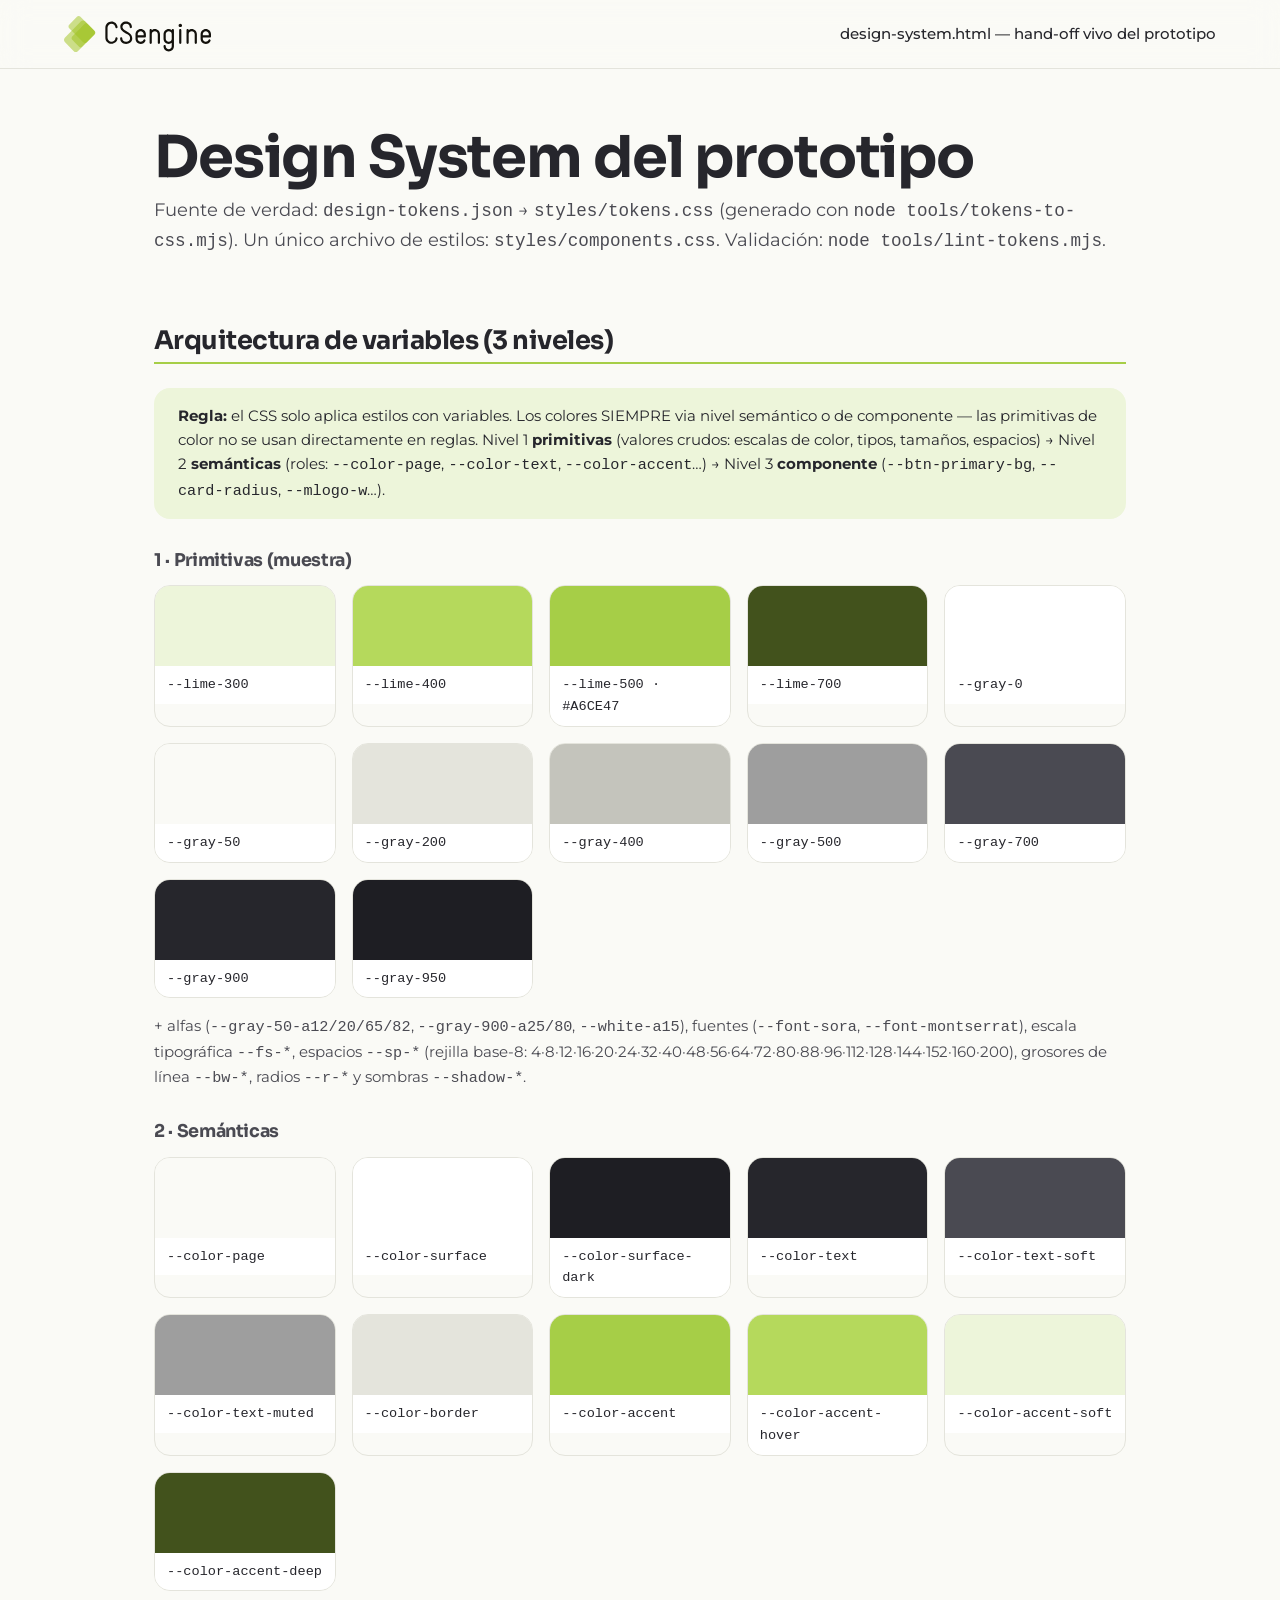
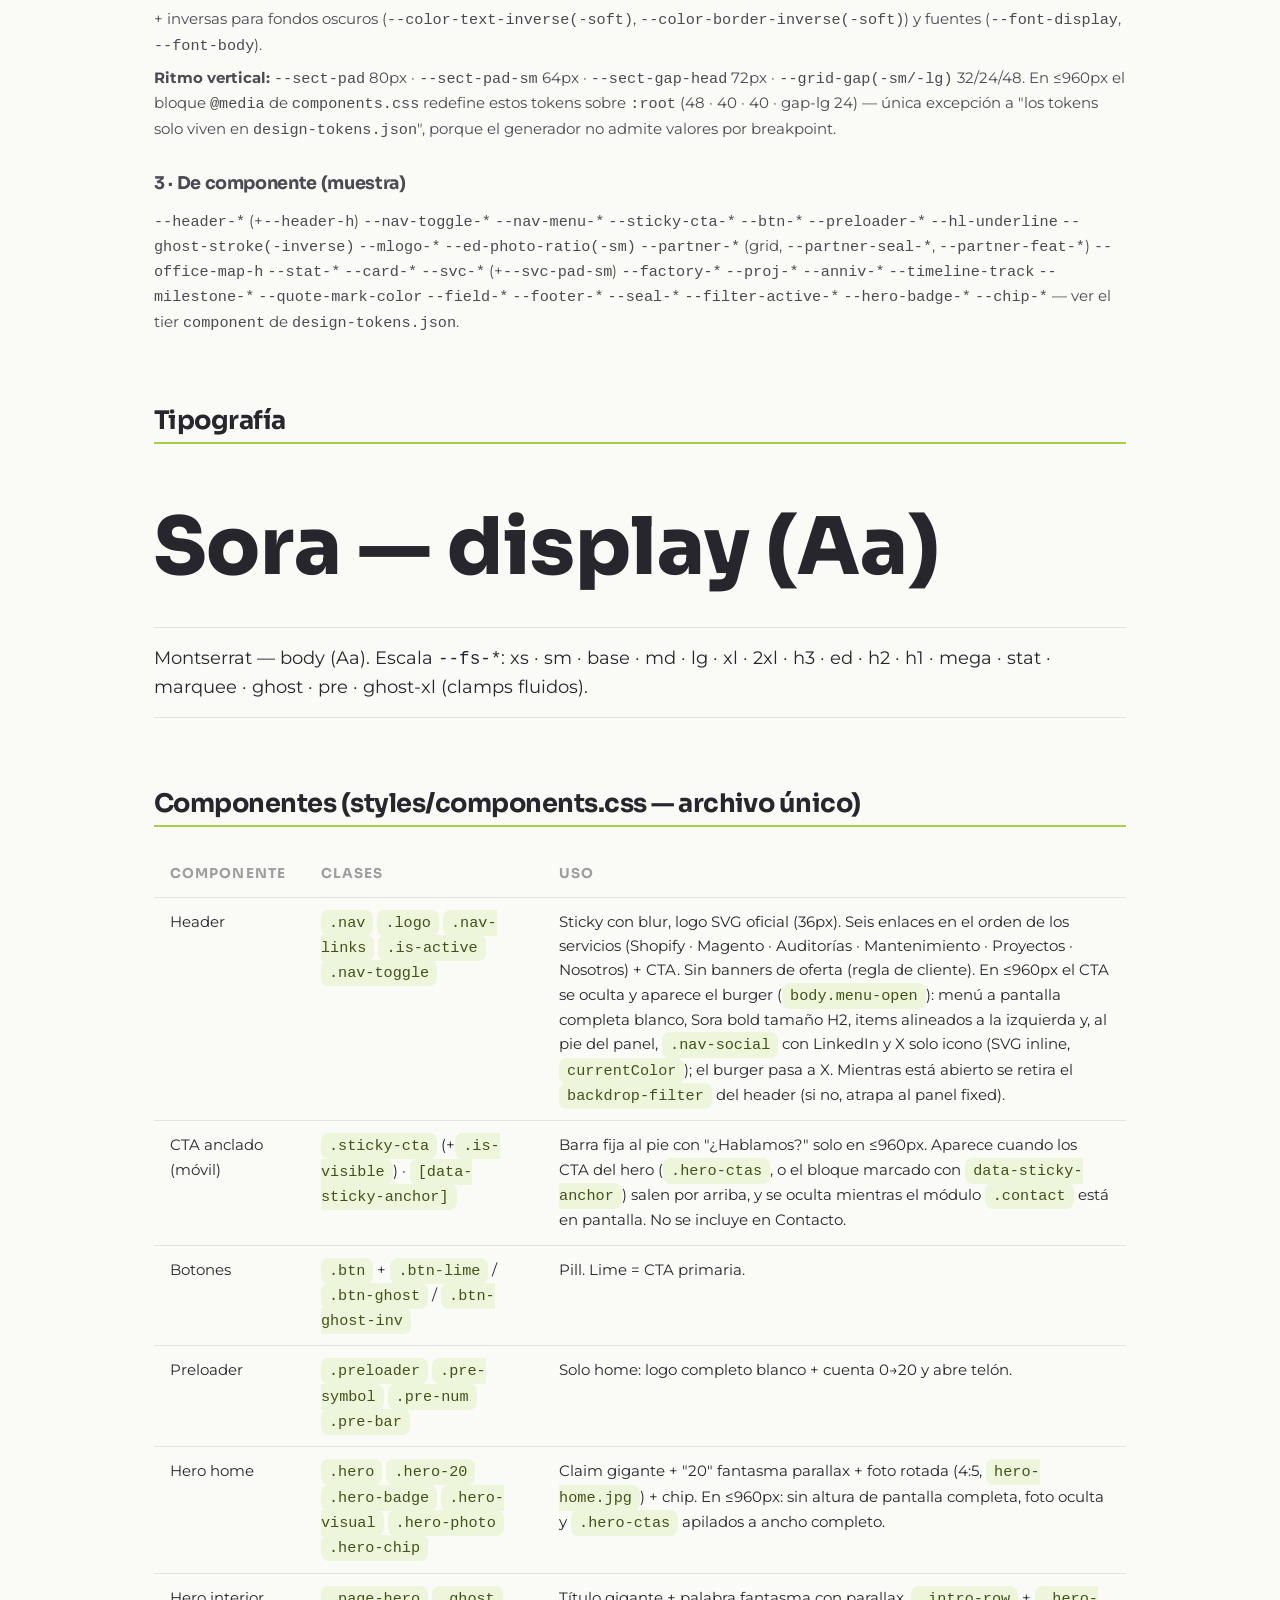
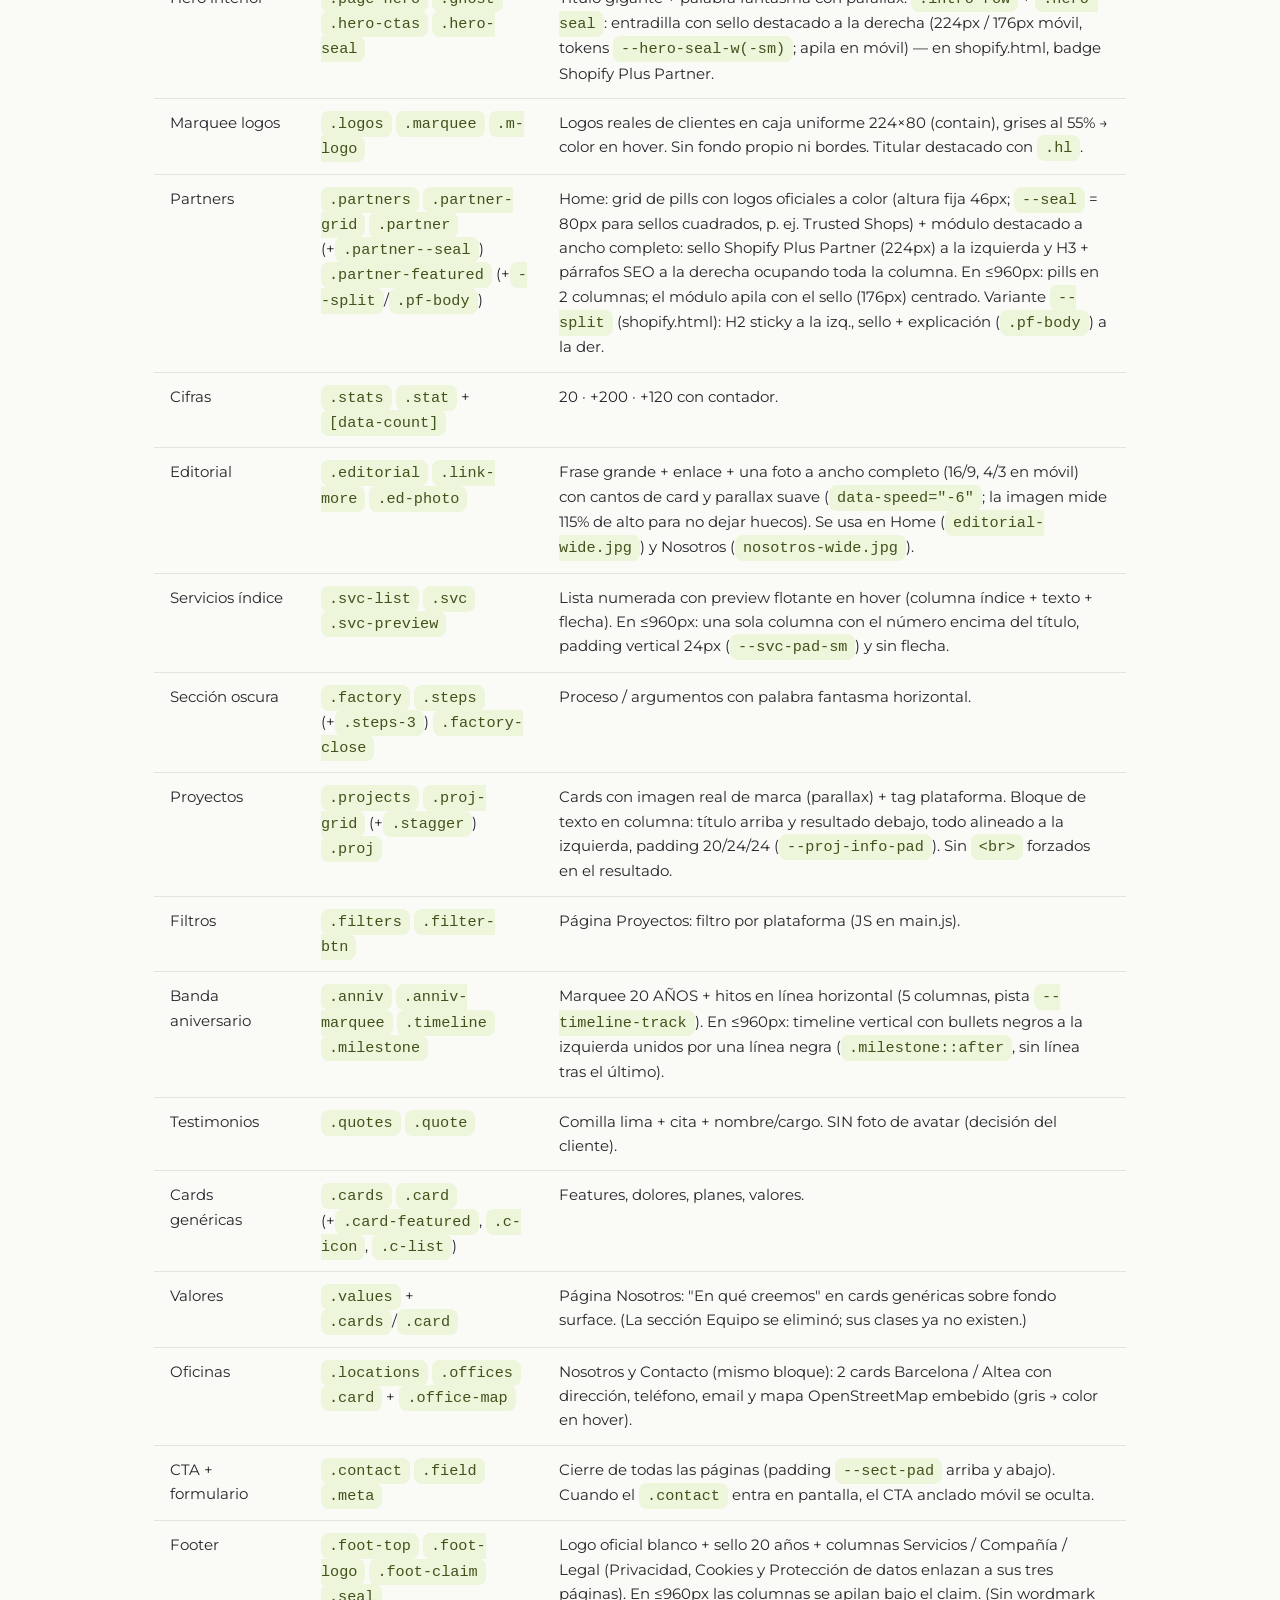
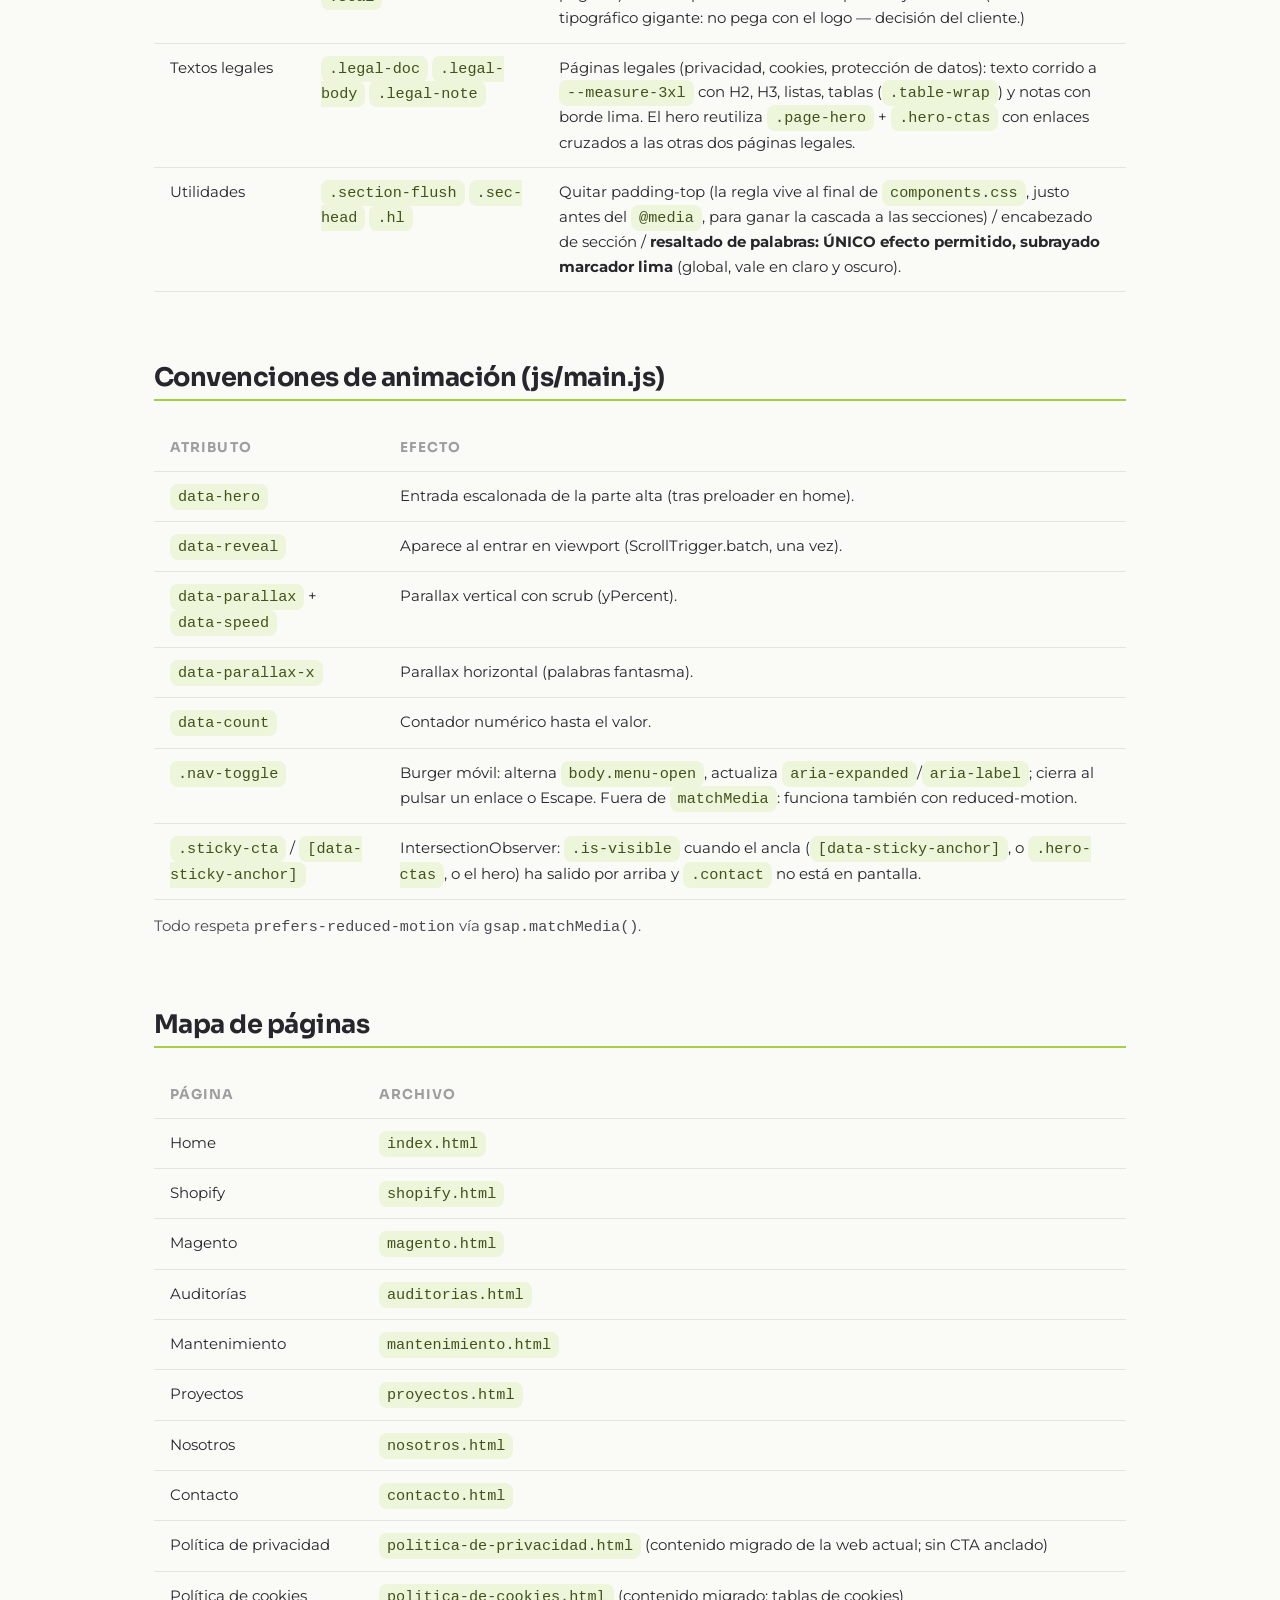
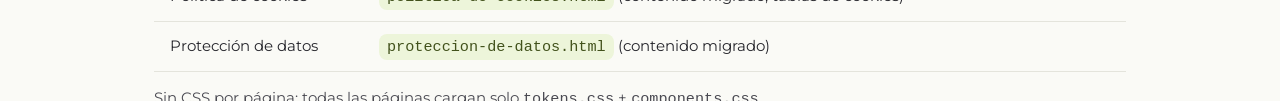
<file: prototipo/design-system.html>
<!DOCTYPE html>
<html lang="es">
<head>
<meta charset="UTF-8">
<meta name="viewport" content="width=device-width, initial-scale=1.0">
<title>Design System — Prototipo CSengine</title>
<meta name="robots" content="noindex, nofollow">
<link href="https://fonts.googleapis.com/css2?family=Sora:wght@400;600;700;800&family=Montserrat:wght@400;500;600&display=swap" rel="stylesheet">
<link rel="stylesheet" href="styles/tokens.css">
<link rel="stylesheet" href="styles/components.css">
<style>
  /* estilos exclusivos de esta página de documentación (namespace ds-, whitelisteado en lint) */
  .ds-main{max-width:var(--measure-doc);margin:0 auto;padding:var(--sp-128) var(--gutter) var(--sp-80)}
  .ds-main h1{font-size:var(--fs-h2);margin-bottom:var(--sp-8)}
  .ds-main .ds-sub{color:var(--color-text-soft);margin-bottom:var(--sp-64)}
  .ds-main h2{font-size:var(--fs-xl);margin:var(--sp-72) 0 var(--sp-24);border-bottom:var(--bw-2) solid var(--color-accent);padding-bottom:var(--sp-8)}
  .ds-main h3{font-size:var(--fs-md);margin:var(--sp-32) 0 var(--sp-16);color:var(--color-text-soft)}
  .ds-grid{display:grid;grid-template-columns:repeat(auto-fill,minmax(170px,1fr));gap:var(--sp-16)}
  .ds-swatch{border:var(--bw-1) solid var(--color-border);border-radius:var(--r-md);overflow:hidden;font-size:var(--fs-xs)}
  .ds-swatch i{display:block;height:var(--mlogo-h)}
  .ds-swatch code{display:block;padding:var(--sp-8) var(--sp-12);background:var(--color-surface)}
  table.ds-table{width:100%;border-collapse:collapse;font-size:var(--fs-sm)}
  .ds-table th,.ds-table td{text-align:left;padding:var(--sp-12) var(--sp-16);border-bottom:var(--bw-1) solid var(--color-border);vertical-align:top}
  .ds-table th{font-family:var(--font-display);font-size:var(--fs-xs);text-transform:uppercase;letter-spacing:.08em;color:var(--color-text-muted)}
  .ds-table code{background:var(--color-accent-soft);color:var(--color-accent-deep);padding:var(--sp-4) var(--sp-8);border-radius:var(--sp-8)}
  .ds-type div{border-bottom:var(--bw-1) solid var(--color-border);padding:var(--sp-16) 0}
  .ds-note{background:var(--color-accent-soft);border-radius:var(--r-md);padding:var(--sp-16) var(--sp-24);font-size:var(--fs-sm);color:var(--color-text)}
</style>
</head>
<body>

<header>
  <nav class="nav">
    <a class="logo" href="index.html"><img src="img_d/logos/csengine-logo.svg" alt="CSengine"></a>
    <span class="nav-links">design-system.html — hand-off vivo del prototipo</span>
  </nav>
</header>

<main class="ds-main">
  <h1>Design System del prototipo</h1>
  <p class="ds-sub">Fuente de verdad: <code>design-tokens.json</code> → <code>styles/tokens.css</code> (generado con <code>node tools/tokens-to-css.mjs</code>). Un único archivo de estilos: <code>styles/components.css</code>. Validación: <code>node tools/lint-tokens.mjs</code>.</p>

  <h2>Arquitectura de variables (3 niveles)</h2>
  <p class="ds-note"><b>Regla:</b> el CSS solo aplica estilos con variables. Los colores SIEMPRE via nivel semántico o de componente — las primitivas de color no se usan directamente en reglas. Nivel 1 <b>primitivas</b> (valores crudos: escalas de color, tipos, tamaños, espacios) → Nivel 2 <b>semánticas</b> (roles: <code>--color-page</code>, <code>--color-text</code>, <code>--color-accent</code>…) → Nivel 3 <b>componente</b> (<code>--btn-primary-bg</code>, <code>--card-radius</code>, <code>--mlogo-w</code>…).</p>

  <h3>1 · Primitivas (muestra)</h3>
  <div class="ds-grid">
    <div class="ds-swatch"><i style="background:var(--lime-300)"></i><code>--lime-300</code></div>
    <div class="ds-swatch"><i style="background:var(--lime-400)"></i><code>--lime-400</code></div>
    <div class="ds-swatch"><i style="background:var(--lime-500)"></i><code>--lime-500 · #A6CE47</code></div>
    <div class="ds-swatch"><i style="background:var(--lime-700)"></i><code>--lime-700</code></div>
    <div class="ds-swatch"><i style="background:var(--gray-0)"></i><code>--gray-0</code></div>
    <div class="ds-swatch"><i style="background:var(--gray-50)"></i><code>--gray-50</code></div>
    <div class="ds-swatch"><i style="background:var(--gray-200)"></i><code>--gray-200</code></div>
    <div class="ds-swatch"><i style="background:var(--gray-400)"></i><code>--gray-400</code></div>
    <div class="ds-swatch"><i style="background:var(--gray-500)"></i><code>--gray-500</code></div>
    <div class="ds-swatch"><i style="background:var(--gray-700)"></i><code>--gray-700</code></div>
    <div class="ds-swatch"><i style="background:var(--gray-900)"></i><code>--gray-900</code></div>
    <div class="ds-swatch"><i style="background:var(--gray-950)"></i><code>--gray-950</code></div>
  </div>
  <p style="margin-top:var(--sp-16);font-size:var(--fs-sm);color:var(--color-text-soft)">+ alfas (<code>--gray-50-a12/20/65/82</code>, <code>--gray-900-a25/80</code>, <code>--white-a15</code>), fuentes (<code>--font-sora</code>, <code>--font-montserrat</code>), escala tipográfica <code>--fs-*</code>, espacios <code>--sp-*</code> (rejilla base-8: 4·8·12·16·20·24·32·40·48·56·64·72·80·88·96·112·128·144·152·160·200), grosores de línea <code>--bw-*</code>, radios <code>--r-*</code> y sombras <code>--shadow-*</code>.</p>

  <h3>2 · Semánticas</h3>
  <div class="ds-grid">
    <div class="ds-swatch"><i style="background:var(--color-page)"></i><code>--color-page</code></div>
    <div class="ds-swatch"><i style="background:var(--color-surface)"></i><code>--color-surface</code></div>
    <div class="ds-swatch"><i style="background:var(--color-surface-dark)"></i><code>--color-surface-dark</code></div>
    <div class="ds-swatch"><i style="background:var(--color-text)"></i><code>--color-text</code></div>
    <div class="ds-swatch"><i style="background:var(--color-text-soft)"></i><code>--color-text-soft</code></div>
    <div class="ds-swatch"><i style="background:var(--color-text-muted)"></i><code>--color-text-muted</code></div>
    <div class="ds-swatch"><i style="background:var(--color-border)"></i><code>--color-border</code></div>
    <div class="ds-swatch"><i style="background:var(--color-accent)"></i><code>--color-accent</code></div>
    <div class="ds-swatch"><i style="background:var(--color-accent-hover)"></i><code>--color-accent-hover</code></div>
    <div class="ds-swatch"><i style="background:var(--color-accent-soft)"></i><code>--color-accent-soft</code></div>
    <div class="ds-swatch"><i style="background:var(--color-accent-deep)"></i><code>--color-accent-deep</code></div>
  </div>
  <p style="margin-top:var(--sp-16);font-size:var(--fs-sm);color:var(--color-text-soft)">+ inversas para fondos oscuros (<code>--color-text-inverse(-soft)</code>, <code>--color-border-inverse(-soft)</code>) y fuentes (<code>--font-display</code>, <code>--font-body</code>).</p>
  <p style="margin-top:var(--sp-8);font-size:var(--fs-sm);color:var(--color-text-soft)"><b>Ritmo vertical:</b> <code>--sect-pad</code> 80px · <code>--sect-pad-sm</code> 64px · <code>--sect-gap-head</code> 72px · <code>--grid-gap(-sm/-lg)</code> 32/24/48. En ≤960px el bloque <code>@media</code> de <code>components.css</code> redefine estos tokens sobre <code>:root</code> (48 · 40 · 40 · gap-lg 24) — única excepción a "los tokens solo viven en <code>design-tokens.json</code>", porque el generador no admite valores por breakpoint.</p>

  <h3>3 · De componente (muestra)</h3>
  <p style="font-size:var(--fs-sm);color:var(--color-text-soft)"><code>--header-*</code> (+<code>--header-h</code>) <code>--nav-toggle-*</code> <code>--nav-menu-*</code> <code>--sticky-cta-*</code> <code>--btn-*</code> <code>--preloader-*</code> <code>--hl-underline</code> <code>--ghost-stroke(-inverse)</code> <code>--mlogo-*</code> <code>--ed-photo-ratio(-sm)</code> <code>--partner-*</code> (grid, <code>--partner-seal-*</code>, <code>--partner-feat-*</code>) <code>--office-map-h</code> <code>--stat-*</code> <code>--card-*</code> <code>--svc-*</code> (+<code>--svc-pad-sm</code>) <code>--factory-*</code> <code>--proj-*</code> <code>--anniv-*</code> <code>--timeline-track</code> <code>--milestone-*</code> <code>--quote-mark-color</code> <code>--field-*</code> <code>--footer-*</code> <code>--seal-*</code> <code>--filter-active-*</code> <code>--hero-badge-*</code> <code>--chip-*</code> — ver el tier <code>component</code> de <code>design-tokens.json</code>.</p>

  <h2>Tipografía</h2>
  <div class="ds-type">
    <div style="font-family:var(--font-display);font-weight:800;font-size:var(--fs-h1)">Sora — display (Aa)</div>
    <div style="font-family:var(--font-body);font-size:var(--fs-md)">Montserrat — body (Aa). Escala <code>--fs-*</code>: xs · sm · base · md · lg · xl · 2xl · h3 · ed · h2 · h1 · mega · stat · marquee · ghost · pre · ghost-xl (clamps fluidos).</div>
  </div>

  <h2>Componentes (styles/components.css — archivo único)</h2>
  <table class="ds-table">
    <tr><th>Componente</th><th>Clases</th><th>Uso</th></tr>
    <tr><td>Header</td><td><code>.nav</code> <code>.logo</code> <code>.nav-links</code> <code>.is-active</code> <code>.nav-toggle</code></td><td>Sticky con blur, logo SVG oficial (36px). Seis enlaces en el orden de los servicios (Shopify · Magento · Auditorías · Mantenimiento · Proyectos · Nosotros) + CTA. Sin banners de oferta (regla de cliente). En ≤960px el CTA se oculta y aparece el burger (<code>body.menu-open</code>): menú a pantalla completa blanco, Sora bold tamaño H2, items alineados a la izquierda y, al pie del panel, <code>.nav-social</code> con LinkedIn y X solo icono (SVG inline, <code>currentColor</code>); el burger pasa a X. Mientras está abierto se retira el <code>backdrop-filter</code> del header (si no, atrapa al panel fixed).</td></tr>
    <tr><td>CTA anclado (móvil)</td><td><code>.sticky-cta</code> (+<code>.is-visible</code>) · <code>[data-sticky-anchor]</code></td><td>Barra fija al pie con "¿Hablamos?" solo en ≤960px. Aparece cuando los CTA del hero (<code>.hero-ctas</code>, o el bloque marcado con <code>data-sticky-anchor</code>) salen por arriba, y se oculta mientras el módulo <code>.contact</code> está en pantalla. No se incluye en Contacto.</td></tr>
    <tr><td>Botones</td><td><code>.btn</code> + <code>.btn-lime</code> / <code>.btn-ghost</code> / <code>.btn-ghost-inv</code></td><td>Pill. Lime = CTA primaria.</td></tr>
    <tr><td>Preloader</td><td><code>.preloader</code> <code>.pre-symbol</code> <code>.pre-num</code> <code>.pre-bar</code></td><td>Solo home: logo completo blanco + cuenta 0→20 y abre telón.</td></tr>
    <tr><td>Hero home</td><td><code>.hero</code> <code>.hero-20</code> <code>.hero-badge</code> <code>.hero-visual</code> <code>.hero-photo</code> <code>.hero-chip</code></td><td>Claim gigante + "20" fantasma parallax + foto rotada (4:5, <code>hero-home.jpg</code>) + chip. En ≤960px: sin altura de pantalla completa, foto oculta y <code>.hero-ctas</code> apilados a ancho completo.</td></tr>
    <tr><td>Hero interior</td><td><code>.page-hero</code> <code>.ghost</code> <code>.hero-ctas</code> <code>.hero-seal</code></td><td>Título gigante + palabra fantasma con parallax. <code>.intro-row</code> + <code>.hero-seal</code>: entradilla con sello destacado a la derecha (224px / 176px móvil, tokens <code>--hero-seal-w(-sm)</code>; apila en móvil) — en shopify.html, badge Shopify Plus Partner.</td></tr>
    <tr><td>Marquee logos</td><td><code>.logos</code> <code>.marquee</code> <code>.m-logo</code></td><td>Logos reales de clientes en caja uniforme 224×80 (contain), grises al 55% → color en hover. Sin fondo propio ni bordes. Titular destacado con <code>.hl</code>.</td></tr>
    <tr><td>Partners</td><td><code>.partners</code> <code>.partner-grid</code> <code>.partner</code> (+<code>.partner--seal</code>) <code>.partner-featured</code> (+<code>--split</code>/<code>.pf-body</code>)</td><td>Home: grid de pills con logos oficiales a color (altura fija 46px; <code>--seal</code> = 80px para sellos cuadrados, p. ej. Trusted Shops) + módulo destacado a ancho completo: sello Shopify Plus Partner (224px) a la izquierda y H3 + párrafos SEO a la derecha ocupando toda la columna. En ≤960px: pills en 2 columnas; el módulo apila con el sello (176px) centrado. Variante <code>--split</code> (shopify.html): H2 sticky a la izq., sello + explicación (<code>.pf-body</code>) a la der.</td></tr>
    <tr><td>Cifras</td><td><code>.stats</code> <code>.stat</code> + <code>[data-count]</code></td><td>20 · +200 · +120 con contador.</td></tr>
    <tr><td>Editorial</td><td><code>.editorial</code> <code>.link-more</code> <code>.ed-photo</code></td><td>Frase grande + enlace + una foto a ancho completo (16/9, 4/3 en móvil) con cantos de card y parallax suave (<code>data-speed="-6"</code>; la imagen mide 115% de alto para no dejar huecos). Se usa en Home (<code>editorial-wide.jpg</code>) y Nosotros (<code>nosotros-wide.jpg</code>).</td></tr>
    <tr><td>Servicios índice</td><td><code>.svc-list</code> <code>.svc</code> <code>.svc-preview</code></td><td>Lista numerada con preview flotante en hover (columna índice + texto + flecha). En ≤960px: una sola columna con el número encima del título, padding vertical 24px (<code>--svc-pad-sm</code>) y sin flecha.</td></tr>
    <tr><td>Sección oscura</td><td><code>.factory</code> <code>.steps</code> (+<code>.steps-3</code>) <code>.factory-close</code></td><td>Proceso / argumentos con palabra fantasma horizontal.</td></tr>
    <tr><td>Proyectos</td><td><code>.projects</code> <code>.proj-grid</code> (+<code>.stagger</code>) <code>.proj</code></td><td>Cards con imagen real de marca (parallax) + tag plataforma. Bloque de texto en columna: título arriba y resultado debajo, todo alineado a la izquierda, padding 20/24/24 (<code>--proj-info-pad</code>). Sin <code>&lt;br&gt;</code> forzados en el resultado.</td></tr>
    <tr><td>Filtros</td><td><code>.filters</code> <code>.filter-btn</code></td><td>Página Proyectos: filtro por plataforma (JS en main.js).</td></tr>
    <tr><td>Banda aniversario</td><td><code>.anniv</code> <code>.anniv-marquee</code> <code>.timeline</code> <code>.milestone</code></td><td>Marquee 20 AÑOS + hitos en línea horizontal (5 columnas, pista <code>--timeline-track</code>). En ≤960px: timeline vertical con bullets negros a la izquierda unidos por una línea negra (<code>.milestone::after</code>, sin línea tras el último).</td></tr>
    <tr><td>Testimonios</td><td><code>.quotes</code> <code>.quote</code></td><td>Comilla lima + cita + nombre/cargo. SIN foto de avatar (decisión del cliente).</td></tr>
    <tr><td>Cards genéricas</td><td><code>.cards</code> <code>.card</code> (+<code>.card-featured</code>, <code>.c-icon</code>, <code>.c-list</code>)</td><td>Features, dolores, planes, valores.</td></tr>
    <tr><td>Valores</td><td><code>.values</code> + <code>.cards</code>/<code>.card</code></td><td>Página Nosotros: "En qué creemos" en cards genéricas sobre fondo surface. (La sección Equipo se eliminó; sus clases ya no existen.)</td></tr>
    <tr><td>Oficinas</td><td><code>.locations</code> <code>.offices</code> <code>.card</code> + <code>.office-map</code></td><td>Nosotros y Contacto (mismo bloque): 2 cards Barcelona / Altea con dirección, teléfono, email y mapa OpenStreetMap embebido (gris → color en hover).</td></tr>
    <tr><td>CTA + formulario</td><td><code>.contact</code> <code>.field</code> <code>.meta</code></td><td>Cierre de todas las páginas (padding <code>--sect-pad</code> arriba y abajo). Cuando el <code>.contact</code> entra en pantalla, el CTA anclado móvil se oculta.</td></tr>
    <tr><td>Footer</td><td><code>.foot-top</code> <code>.foot-logo</code> <code>.foot-claim</code> <code>.seal</code></td><td>Logo oficial blanco + sello 20 años + columnas Servicios / Compañía / Legal (Privacidad, Cookies y Protección de datos enlazan a sus tres páginas). En ≤960px las columnas se apilan bajo el claim. (Sin wordmark tipográfico gigante: no pega con el logo — decisión del cliente.)</td></tr>
    <tr><td>Textos legales</td><td><code>.legal-doc</code> <code>.legal-body</code> <code>.legal-note</code></td><td>Páginas legales (privacidad, cookies, protección de datos): texto corrido a <code>--measure-3xl</code> con H2, H3, listas, tablas (<code>.table-wrap</code>) y notas con borde lima. El hero reutiliza <code>.page-hero</code> + <code>.hero-ctas</code> con enlaces cruzados a las otras dos páginas legales.</td></tr>
    <tr><td>Utilidades</td><td><code>.section-flush</code> <code>.sec-head</code> <code>.hl</code></td><td>Quitar padding-top (la regla vive al final de <code>components.css</code>, justo antes del <code>@media</code>, para ganar la cascada a las secciones) / encabezado de sección / <b>resaltado de palabras: ÚNICO efecto permitido, subrayado marcador lima</b> (global, vale en claro y oscuro).</td></tr>
  </table>

  <h2>Convenciones de animación (js/main.js)</h2>
  <table class="ds-table">
    <tr><th>Atributo</th><th>Efecto</th></tr>
    <tr><td><code>data-hero</code></td><td>Entrada escalonada de la parte alta (tras preloader en home).</td></tr>
    <tr><td><code>data-reveal</code></td><td>Aparece al entrar en viewport (ScrollTrigger.batch, una vez).</td></tr>
    <tr><td><code>data-parallax</code> + <code>data-speed</code></td><td>Parallax vertical con scrub (yPercent).</td></tr>
    <tr><td><code>data-parallax-x</code></td><td>Parallax horizontal (palabras fantasma).</td></tr>
    <tr><td><code>data-count</code></td><td>Contador numérico hasta el valor.</td></tr>
    <tr><td><code>.nav-toggle</code></td><td>Burger móvil: alterna <code>body.menu-open</code>, actualiza <code>aria-expanded</code>/<code>aria-label</code>; cierra al pulsar un enlace o Escape. Fuera de <code>matchMedia</code>: funciona también con reduced-motion.</td></tr>
    <tr><td><code>.sticky-cta</code> / <code>[data-sticky-anchor]</code></td><td>IntersectionObserver: <code>.is-visible</code> cuando el ancla (<code>[data-sticky-anchor]</code>, o <code>.hero-ctas</code>, o el hero) ha salido por arriba y <code>.contact</code> no está en pantalla.</td></tr>
  </table>
  <p style="margin-top:14px;color:var(--color-text-soft);font-size:var(--fs-sm)">Todo respeta <code>prefers-reduced-motion</code> vía <code>gsap.matchMedia()</code>.</p>

  <h2>Mapa de páginas</h2>
  <table class="ds-table">
    <tr><th>Página</th><th>Archivo</th></tr>
    <tr><td>Home</td><td><code>index.html</code></td></tr>
    <tr><td>Shopify</td><td><code>shopify.html</code></td></tr>
    <tr><td>Magento</td><td><code>magento.html</code></td></tr>
    <tr><td>Auditorías</td><td><code>auditorias.html</code></td></tr>
    <tr><td>Mantenimiento</td><td><code>mantenimiento.html</code></td></tr>
    <tr><td>Proyectos</td><td><code>proyectos.html</code></td></tr>
    <tr><td>Nosotros</td><td><code>nosotros.html</code></td></tr>
    <tr><td>Contacto</td><td><code>contacto.html</code></td></tr>
    <tr><td>Política de privacidad</td><td><code>politica-de-privacidad.html</code> (contenido migrado de la web actual; sin CTA anclado)</td></tr>
    <tr><td>Política de cookies</td><td><code>politica-de-cookies.html</code> (contenido migrado; tablas de cookies)</td></tr>
    <tr><td>Protección de datos</td><td><code>proteccion-de-datos.html</code> (contenido migrado)</td></tr>
  </table>
  <p style="margin-top:14px;color:var(--color-text-soft);font-size:var(--fs-sm)">Sin CSS por página: todas las páginas cargan solo <code>tokens.css</code> + <code>components.css</code>.</p>
</main>

</body>
</html>
</file>
<file: prototipo/styles/tokens.css>
/* AUTOGENERADO desde design-tokens.json — NO editar a mano.
   Cambios de token: edita design-tokens.json y corre node tools/tokens-to-css.mjs */
:root {
  /* primitives */
  --lime-300: #EDF5DA;
  --lime-400: #B5D95C;
  --lime-500: #A6CE47;
  --lime-700: #42521C;
  --gray-0: #FFFFFF;
  --gray-50: #FAFAF6;
  --gray-200: #E4E4DC;
  --gray-400: #C4C4BC;
  --gray-500: #9E9E9E;
  --gray-700: #4A4A52;
  --gray-900: #26262C;
  --gray-950: #1E1E23;
  --gray-50-a12: rgba(250, 250, 246, 0.12);
  --gray-50-a20: rgba(250, 250, 246, 0.2);
  --gray-50-a65: rgba(250, 250, 246, 0.65);
  --gray-50-a82: rgba(250, 250, 246, 0.82);
  --gray-900-a25: rgba(38, 38, 44, 0.25);
  --gray-900-a80: rgba(38, 38, 44, 0.8);
  --white-a15: rgba(255, 255, 255, 0.15);
  --font-sora: 'Sora', sans-serif;
  --font-montserrat: 'Montserrat', sans-serif;
  --fs-xs: 0.85rem;
  --fs-sm: 0.95rem;
  --fs-base: 1rem;
  --fs-md: 1.1rem;
  --fs-lg: 1.35rem;
  --fs-xl: 1.6rem;
  --fs-2xl: 2.6rem;
  --fs-h3: clamp(1.5rem, 2.6vw, 2.3rem);
  --fs-ed: clamp(1.9rem, 3.6vw, 3.2rem);
  --fs-h2: clamp(2.2rem, 4.5vw, 3.8rem);
  --fs-h1: clamp(2.8rem, 6.2vw, 5.4rem);
  --fs-mega: clamp(3.4rem, 8vw, 7rem);
  --fs-stat: clamp(4rem, 8vw, 7.5rem);
  --fs-marquee: clamp(4rem, 9vw, 8rem);
  --fs-ghost: clamp(6rem, 14vw, 12rem);
  --fs-pre: clamp(6rem, 20vw, 14rem);
  --fs-ghost-xl: clamp(14rem, 34vw, 34rem);
  --sp-4: 4px;
  --sp-8: 8px;
  --sp-12: 12px;
  --sp-16: 16px;
  --sp-20: 20px;
  --sp-24: 24px;
  --sp-32: 32px;
  --sp-40: 40px;
  --sp-48: 48px;
  --sp-56: 56px;
  --sp-64: 64px;
  --sp-72: 72px;
  --sp-80: 80px;
  --sp-88: 88px;
  --sp-96: 96px;
  --sp-112: 112px;
  --sp-128: 128px;
  --sp-144: 144px;
  --sp-152: 152px;
  --sp-160: 160px;
  --sp-200: 200px;
  --bw-1: 1px;
  --bw-15: 1.5px;
  --bw-2: 2px;
  --r-md: 16px;
  --r-lg: 18px;
  --r-xl: 24px;
  --r-pill: 999px;
  --shadow-photo: 0 30px 60px rgba(38, 38, 44, 0.18);
  --shadow-chip: 0 16px 40px rgba(38, 38, 44, 0.14);
  --shadow-preview: 0 24px 50px rgba(38, 38, 44, 0.25);

  /* semantic */
  --color-page: var(--gray-50);
  --color-surface: var(--gray-0);
  --color-surface-dark: var(--gray-950);
  --color-text: var(--gray-900);
  --color-text-soft: var(--gray-700);
  --color-text-muted: var(--gray-500);
  --color-text-inverse: var(--gray-50);
  --color-text-inverse-soft: var(--gray-50-a65);
  --color-border: var(--gray-200);
  --color-border-inverse: var(--gray-50-a20);
  --color-border-inverse-soft: var(--gray-50-a12);
  --color-accent: var(--lime-500);
  --color-accent-hover: var(--lime-400);
  --color-accent-soft: var(--lime-300);
  --color-accent-deep: var(--lime-700);
  --font-display: var(--font-sora);
  --font-body: var(--font-montserrat);
  --gutter: 5vw;
  --sect-pad: var(--sp-80);
  --sect-pad-sm: var(--sp-64);
  --sect-gap-head: var(--sp-72);
  --grid-gap: var(--sp-32);
  --grid-gap-lg: var(--sp-48);
  --grid-gap-sm: var(--sp-24);
  --measure-xs: 280px;
  --measure-sm: 340px;
  --measure-md: 440px;
  --measure-lg: 520px;
  --measure-xl: 560px;
  --measure-2xl: 640px;
  --measure-3xl: 760px;
  --measure-4xl: 820px;
  --measure-5xl: 900px;
  --measure-6xl: 1000px;
  --measure-doc: 1100px;

  /* component */
  --header-bg: var(--gray-50-a82);
  --header-border: var(--color-border);
  --header-logo-h: 36px;
  --header-blur: 14px;
  --header-pad-y: var(--sp-16);
  --btn-radius: var(--r-pill);
  --btn-primary-bg: var(--color-accent);
  --btn-primary-bg-hover: var(--color-accent-hover);
  --btn-primary-text: var(--color-text);
  --btn-ghost-color: var(--color-text);
  --btn-ghost-color-inverse: var(--color-text-inverse);
  --btn-pad: var(--sp-16) var(--sp-32);
  --btn-pad-sm: var(--sp-12) var(--sp-24);
  --preloader-bg: var(--color-surface-dark);
  --preloader-text: var(--color-text-inverse);
  --preloader-accent: var(--color-accent);
  --preloader-bar-track: var(--white-a15);
  --preloader-logo-w: min(240px, 50vw);
  --hl-underline: var(--color-accent);
  --hl-pad-x: 0.08em;
  --ghost-stroke: var(--color-border);
  --ghost-stroke-inverse: var(--color-border-inverse-soft);
  --hero-pad-top: var(--sp-152);
  --hero-pad-bottom: var(--sp-80);
  --hero-grid-gap: 6vw;
  --hero-badge-bg: var(--color-accent-soft);
  --hero-badge-text: var(--color-accent-deep);
  --hero-badge-logo-h: 18px;
  --hero-seal-w: 224px;
  --hero-seal-w-sm: 176px;
  --page-hero-pad-top: var(--sp-200);
  --chip-bg: var(--color-surface);
  --chip-dot-color: var(--color-accent);
  --chip-dot-size: 10px;
  --mlogo-w: 224px;
  --mlogo-h: 80px;
  --mlogo-color: var(--gray-400);
  --mlogo-gap: var(--sp-56);
  --ed-photo-ratio: 16 / 9;
  --ed-photo-ratio-sm: 4 / 3;
  --partner-col-min: 190px;
  --partner-box-h: 46px;
  --partner-seal-h: 80px;
  --partner-seal-pad: var(--sp-16) var(--sp-24);
  --partner-card-bg: var(--color-surface);
  --partner-card-border: var(--color-border);
  --partner-card-radius: var(--r-lg);
  --partner-card-pad: var(--sp-32) var(--sp-24);
  --partner-gap: var(--sp-24);
  --partner-feat-logo: 224px;
  --partner-feat-logo-sm: 176px;
  --partner-feat-logo-lg: 320px;
  --partner-feat-pad: var(--sp-40) var(--sp-48);
  --partner-feat-pad-sm: var(--sp-32) var(--sp-24);
  --partner-feat-gap: var(--sp-48);
  --header-h: 72px;
  --nav-toggle-size: 44px;
  --nav-toggle-w: 24px;
  --nav-menu-fs: var(--fs-h2);
  --nav-menu-gap: var(--sp-24);
  --nav-menu-pad: var(--sp-40) var(--gutter);
  --nav-social-size: 28px;
  --nav-social-gap: var(--sp-24);
  --sticky-cta-h: 80px;
  --sticky-cta-pad: var(--sp-16) var(--gutter);
  --office-map-h: 220px;
  --footer-plus-w: 176px;
  --legal-table-min: 640px;
  --stat-accent: var(--color-accent);
  --stat-border: var(--color-text);
  --card-bg: var(--color-surface);
  --card-border: var(--color-border);
  --card-radius: var(--r-xl);
  --card-pad: var(--sp-40) var(--sp-32);
  --card-icon-bg: var(--color-accent-soft);
  --card-icon-text: var(--color-accent-deep);
  --card-icon-size: 52px;
  --svc-hover-bg: var(--color-accent-soft);
  --svc-idx-color: var(--color-text-muted);
  --svc-arrow-hover-bg: var(--color-text);
  --svc-arrow-hover-color: var(--color-accent);
  --svc-arrow-size: 56px;
  --svc-pad: var(--sp-48) var(--sp-8);
  --svc-pad-sm: var(--sp-24) var(--sp-8);
  --svc-preview-w: 280px;
  --factory-bg: var(--color-surface-dark);
  --factory-text: var(--color-text-inverse);
  --factory-accent: var(--color-accent);
  --proj-tag-bg: var(--color-accent);
  --proj-tag-text: var(--color-text);
  --proj-result-color: var(--color-accent-deep);
  --proj-stagger: var(--sp-64);
  --proj-info-pad: var(--sp-20) var(--sp-24) var(--sp-24);
  --anniv-bg: var(--color-accent);
  --anniv-text: var(--color-text);
  --anniv-word-gap: 0.6em;
  --timeline-track: var(--gray-900-a25);
  --milestone-text: var(--gray-900-a80);
  --milestone-dot-size: 16px;
  --quote-mark-color: var(--color-accent);
  --field-bg: var(--color-surface);
  --field-border: var(--color-border);
  --field-focus-border: var(--color-accent);
  --field-focus-ring: var(--color-accent-soft);
  --field-pad: var(--sp-16) var(--sp-24);
  --contact-grid-gap: 7vw;
  --footer-bg: var(--color-surface-dark);
  --footer-text: var(--color-text-inverse);
  --footer-logo-h: 38px;
  --seal-bg: var(--color-accent);
  --seal-text: var(--color-text);
  --filter-active-bg: var(--color-text);
  --filter-active-text: var(--color-text-inverse);
  --svc-idx-col: 88px;
  --svc-idx-col-sm: 64px;
  --preloader-bar-w: min(320px, 60vw);
}
</file>
<file: prototipo/styles/components.css>
/* ============================================================
   CSengine · components.css — CAPA CONGELADA (archivo único de estilos)
   Reglas (validadas por tools/lint-tokens.mjs y revisión):
   - TODO estilo se aplica con var(--token). Nada hardcodeado:
     · colores → SOLO variables semánticas (--color-*) o de componente
     · gaps / paddings / margins → SOLO --sp-* / ritmo semántico
     · max-widths de texto → --measure-*
     · bordes → --bw-* · radios → --r-* · sombras → --shadow-*
   - Excepción documentada: offsets decorativos en vw/% (palabras
     fantasma), line-height y letter-spacing (tipográficos), duraciones.
   - Componente nuevo → añadirlo aquí + design-tokens.json (tier
     component) + design-system.html.
   ============================================================ */

/* ---------- Base ---------- */
*{margin:0;padding:0;box-sizing:border-box}
html{scroll-behavior:auto}
body{
  background:var(--color-page);
  color:var(--color-text);
  font-family:var(--font-body);
  font-size:var(--fs-md);
  line-height:1.6;
  overflow-x:hidden;
}
body.is-loading{overflow:hidden}
h1,h2,h3{font-family:var(--font-display);line-height:1.05;letter-spacing:-.02em}
a{color:inherit;text-decoration:none}
img{display:block;max-width:100%}
.wrap{width:100%;margin:0 auto;padding:0 var(--gutter)}
section{position:relative}

/* ---------- Utilidades ---------- */
/* .section-flush vive al final del archivo para ganar la cascada a las secciones */
/* Resaltado de palabras: ÚNICO efecto permitido = subrayado marcador lima */
.hl{
  background:linear-gradient(transparent 58%,var(--hl-underline) 58%,var(--hl-underline) 92%,transparent 92%);
  padding:0 var(--hl-pad-x);
}

/* ---------- Preloader (solo home) ---------- */
.preloader{
  position:fixed;inset:0;z-index:100;
  background:var(--preloader-bg);color:var(--preloader-text);
  display:flex;align-items:center;justify-content:center;flex-direction:column;gap:var(--sp-12);
}
.preloader .pre-symbol{width:var(--preloader-logo-w);height:auto;margin-bottom:var(--sp-16)}
.preloader .pre-num{
  font-family:var(--font-display);font-weight:800;
  font-size:var(--fs-pre);line-height:1;color:var(--preloader-accent);
  font-variant-numeric:tabular-nums;
}
.preloader .pre-label{
  font-family:var(--font-display);font-weight:600;font-size:var(--fs-md);
  letter-spacing:.35em;text-transform:uppercase;
}
.preloader .pre-bar{
  width:var(--preloader-bar-w);height:var(--bw-2);background:var(--preloader-bar-track);
  margin-top:var(--sp-24);border-radius:var(--bw-2);overflow:hidden;
}
.preloader .pre-bar i{display:block;height:100%;width:100%;background:var(--preloader-accent);transform:scaleX(0);transform-origin:left}

/* ---------- Header ---------- */
header{
  position:fixed;top:0;left:0;right:0;z-index:50;
  backdrop-filter:blur(var(--header-blur));
  background:var(--header-bg);
  border-bottom:var(--bw-1) solid var(--header-border);
}
.nav{
  width:100%;margin:0 auto;padding:var(--header-pad-y) var(--gutter);
  display:flex;align-items:center;justify-content:space-between;gap:var(--sp-24);
}
.logo{display:flex;align-items:center;font-family:var(--font-display);font-weight:800;font-size:var(--fs-lg);letter-spacing:-.03em}
.logo i{font-style:normal;color:var(--color-accent)}
.logo img{height:var(--header-logo-h);width:auto;display:block}
.nav-links{display:flex;gap:var(--sp-32);align-items:center;font-weight:500;font-size:var(--fs-sm)}
.nav-links a{position:relative;opacity:.85;transition:opacity .2s}
.nav-links a:hover{opacity:1}
.nav-links a::after{
  content:"";position:absolute;left:0;bottom:calc(-1 * var(--sp-8));height:var(--bw-2);width:0;background:var(--color-accent);transition:width .25s;
}
.nav-links a:hover::after{width:100%}
.nav-links a.is-active{opacity:1}
.nav-links a.is-active::after{width:100%}

/* ---------- Botones ---------- */
.btn{
  display:inline-flex;align-items:center;gap:var(--sp-8);
  font-family:var(--font-display);font-weight:600;font-size:var(--fs-base);
  padding:var(--btn-pad);border-radius:var(--btn-radius);cursor:pointer;border:0;
  transition:transform .25s cubic-bezier(.34,1.56,.64,1),background .2s,color .2s;
}
.btn:hover{transform:scale(1.04)}
.btn-lime{background:var(--btn-primary-bg);color:var(--btn-primary-text)}
.btn-lime:hover{background:var(--btn-primary-bg-hover)}
.btn-ghost{background:transparent;border:var(--bw-15) solid var(--btn-ghost-color);color:var(--btn-ghost-color)}
.btn-ghost:hover{background:var(--btn-ghost-color);color:var(--color-page)}
.btn-ghost-inv{background:transparent;border:var(--bw-15) solid var(--btn-ghost-color-inverse);color:var(--btn-ghost-color-inverse)}
.btn-ghost-inv:hover{background:var(--btn-ghost-color-inverse);color:var(--color-text)}
.nav .btn{padding:var(--btn-pad-sm);font-size:var(--fs-sm)}
.nav-toggle{display:none}          /* burger: solo móvil (ver @media) */
.nav-social{display:none}          /* iconos LinkedIn / X dentro del menú: solo móvil */
.sticky-cta{display:none}          /* CTA anclado al pie: solo móvil (ver @media) */

/* ---------- Hero home ---------- */
.hero{
  min-height:100svh;display:flex;align-items:center;
  padding:var(--hero-pad-top) 0 var(--hero-pad-bottom);position:relative;overflow:hidden;
}
.hero-20{
  position:absolute;right:-4vw;top:6%;z-index:0;
  font-family:var(--font-display);font-weight:800;line-height:.8;
  font-size:var(--fs-ghost-xl);
  color:transparent;-webkit-text-stroke:var(--bw-15) var(--ghost-stroke);
  user-select:none;pointer-events:none;
}
.hero .wrap{position:relative;z-index:1;display:grid;grid-template-columns:1.25fr .75fr;gap:var(--hero-grid-gap);align-items:center}
.hero-badge{
  display:inline-flex;align-items:center;gap:var(--sp-8);
  background:var(--hero-badge-bg);color:var(--hero-badge-text);
  font-family:var(--font-display);font-weight:600;font-size:var(--fs-xs);
  padding:var(--sp-8) var(--sp-20);border-radius:var(--r-pill);margin-bottom:var(--sp-32);
}
.hero-badge b{color:var(--color-text)}
.hero-badge img{height:var(--hero-badge-logo-h);width:auto}
.hero h1{font-size:var(--fs-h1);font-weight:700;margin-bottom:var(--sp-32)}
.hero h1 .queda{color:var(--color-text-muted)}
.hero p{font-size:var(--fs-md);color:var(--color-text-soft);max-width:var(--measure-lg);margin-bottom:var(--sp-40)}
.hero-ctas{display:flex;gap:var(--sp-16);flex-wrap:wrap}
.hero-visual{position:relative}
.hero-photo{
  border-radius:var(--card-radius);overflow:hidden;transform:rotate(3deg);
  box-shadow:var(--shadow-photo);
  aspect-ratio:4/5;background:var(--color-accent-soft);
}
.hero-photo img{width:100%;height:100%;object-fit:cover}
.hero-chip{
  position:absolute;left:calc(-1 * var(--sp-40));bottom:var(--sp-32);
  background:var(--chip-bg);border-radius:var(--r-lg);padding:var(--sp-16) var(--sp-24);
  box-shadow:var(--shadow-chip);
  font-family:var(--font-display);font-weight:600;font-size:var(--fs-sm);
  display:flex;align-items:center;gap:var(--sp-12);transform:rotate(-4deg);
}
.hero-chip .dot{width:var(--chip-dot-size);height:var(--chip-dot-size);border-radius:50%;background:var(--chip-dot-color);flex:none}

/* ---------- Hero interior (páginas que no son home) ---------- */
.page-hero{
  padding:var(--page-hero-pad-top) 0 var(--sp-96);position:relative;overflow:hidden;
}
.page-hero .ghost{
  position:absolute;right:-6vw;top:0;z-index:0;
  font-family:var(--font-display);font-weight:800;line-height:.8;
  font-size:var(--fs-ghost-xl);
  color:transparent;-webkit-text-stroke:var(--bw-15) var(--ghost-stroke);
  user-select:none;pointer-events:none;white-space:nowrap;
}
.page-hero .wrap{position:relative;z-index:1}
.page-hero h1{font-size:var(--fs-h1);font-weight:700;max-width:var(--measure-6xl);margin-bottom:var(--sp-24)}
.page-hero h1 .soft{color:var(--color-text-muted)}
.page-hero .intro{font-size:var(--fs-md);color:var(--color-text-soft);max-width:var(--measure-xl);margin-bottom:var(--sp-40)}
.page-hero .hero-ctas{display:flex;gap:var(--sp-16);flex-wrap:wrap}
.page-hero .intro-row{display:flex;align-items:center;gap:var(--sp-64);margin-bottom:var(--sp-40)}
.page-hero .intro-row .intro{margin-bottom:0}
.page-hero .hero-seal img{width:var(--hero-seal-w);height:auto;display:block}

/* ---------- Marquee logos clientes ---------- */
.logos{padding:var(--sp-72) 0 var(--sp-64);overflow:hidden}
.logos-note{
  text-align:center;font-family:var(--font-display);font-weight:700;
  font-size:var(--fs-h3);color:var(--color-text);letter-spacing:-.01em;
  margin-bottom:var(--sp-80);padding:0 var(--gutter);line-height:1.2;
}
.marquee{display:flex;width:max-content;animation:marquee 30s linear infinite}
.marquee-inner{display:flex;align-items:center;gap:var(--mlogo-gap);padding-right:var(--mlogo-gap)}
.marquee .m-logo{
  /* caja idéntica para todos los logos: mismo espacio, proporción contenida */
  width:var(--mlogo-w);height:var(--mlogo-h);flex:none;
  display:flex;align-items:center;justify-content:center;
  font-family:var(--font-display);font-weight:700;font-size:var(--fs-xl);letter-spacing:.06em;
  color:var(--mlogo-color);white-space:nowrap;transition:color .25s;
}
.marquee .m-logo:hover{color:var(--color-text)}
.marquee .m-logo img{
  width:100%;height:100%;object-fit:contain;display:block;
  filter:grayscale(1);opacity:.55;transition:filter .25s,opacity .25s;
}
.marquee .m-logo:hover img{filter:none;opacity:1}
@keyframes marquee{to{transform:translateX(-50%)}}
@media (prefers-reduced-motion:reduce){.marquee{animation:none}}

/* ---------- Grid partners / plataformas ---------- */
.partners{padding:var(--sect-pad-sm) 0}
.partner-grid{
  display:grid;grid-template-columns:repeat(auto-fit,minmax(var(--partner-col-min),1fr));
  gap:var(--partner-gap)
}
.partner{
  background:var(--partner-card-bg);border:var(--bw-1) solid var(--partner-card-border);
  border-radius:var(--partner-card-radius);padding:var(--partner-card-pad);
  display:flex;align-items:center;justify-content:center
}
.partner img{
  height:var(--partner-box-h);width:auto;max-width:100%;object-fit:contain;display:block
}
/* Sellos / logos cuadrados: más alto, padding compensado para no romper la fila */
.partner--seal{padding:var(--partner-seal-pad)}
.partner--seal img{height:var(--partner-seal-h)}
/* Módulo destacado ancho completo (certificación): logo izq. + texto der. */
.partner-featured{
  margin-top:var(--partner-gap);
  background:var(--partner-card-bg);border:var(--bw-1) solid var(--partner-card-border);
  border-radius:var(--partner-card-radius);padding:var(--partner-feat-pad);
  display:grid;grid-template-columns:var(--partner-feat-logo) 1fr;gap:var(--partner-feat-gap);align-items:center
}
.cards+.partner-featured{margin-top:var(--grid-gap-lg)}   /* tras una rejilla de cards (shopify.html) */
.partner-featured img{width:var(--partner-feat-logo);height:auto;display:block}
.partner-featured h3{font-size:var(--fs-h3);font-weight:700;letter-spacing:-.02em;margin-bottom:var(--sp-12)}
.partner-featured p{color:var(--color-text-soft);font-size:var(--fs-md)}
.partner-featured p+p{margin-top:var(--sp-12)}
/* Variante split (shopify.html): sin pastilla; H2 fijo en scroll a la izq., sello + explicación a la der. */
.partner-featured--split{
  grid-template-columns:1fr 1.1fr;align-items:start;
  background:transparent;border:0;padding:0;
}
.partner-featured--split h2{
  font-size:var(--fs-ed);font-weight:700;letter-spacing:-.02em;
  position:sticky;top:calc(var(--header-h) + var(--sp-32));
}
.partner-featured--split .pf-body img{width:var(--partner-feat-logo-lg);margin-bottom:var(--sp-24)}

/* ---------- Cifras ---------- */
.stats{padding:var(--sect-pad-sm) 0}
.stats-grid{display:grid;grid-template-columns:repeat(3,1fr);gap:var(--gutter)}
.stat{border-top:var(--bw-2) solid var(--stat-border);padding-top:var(--sp-24)}
.stat .num{
  font-family:var(--font-display);font-weight:800;
  font-size:var(--fs-stat);line-height:1;letter-spacing:-.03em;
  font-variant-numeric:tabular-nums;
}
.stat .num em{font-style:normal;color:var(--stat-accent)}
.stat p{margin-top:var(--sp-16);color:var(--color-text-soft);font-size:var(--fs-base);max-width:var(--measure-xs)}

/* ---------- Editorial ---------- */
.editorial{padding:var(--sp-64) 0 var(--sect-pad)}
.editorial h2{font-size:var(--fs-ed);font-weight:600;line-height:1.25;max-width:var(--measure-6xl)}
.editorial .link-more{
  display:inline-flex;align-items:center;gap:var(--sp-8);margin-top:var(--sp-32);
  font-family:var(--font-display);font-weight:600;border-bottom:var(--bw-2) solid var(--color-accent);padding-bottom:var(--sp-4);
}
/* Foto editorial a ancho completo; la imagen sobresale un 15% para que el parallax no deje huecos */
.ed-photo{
  margin:var(--sp-80) 0 0;border-radius:var(--card-radius);overflow:hidden;
  aspect-ratio:var(--ed-photo-ratio);background:var(--color-accent-soft)
}
.ed-photo img{width:100%;height:115%;object-fit:cover;display:block}

/* ---------- Encabezado de sección genérico ---------- */
.sec-head{margin-bottom:var(--sect-gap-head)}
.sec-head h2{font-size:var(--fs-h2);font-weight:700;max-width:var(--measure-5xl)}
.sec-head .sub{color:var(--color-text-soft);margin-top:var(--sp-16);max-width:var(--measure-xl)}

/* ---------- Lista-índice de servicios ---------- */
.services{padding:var(--sect-pad-sm) 0 var(--sect-pad);background:var(--color-surface);border-top:var(--bw-1) solid var(--color-border)}
.svc-list{border-top:var(--bw-1) solid var(--color-border)}
.svc{
  display:grid;grid-template-columns:var(--svc-idx-col) 1fr auto;gap:var(--sp-32);align-items:center;
  padding:var(--svc-pad);border-bottom:var(--bw-1) solid var(--color-border);cursor:pointer;
  transition:background .25s,padding .25s;
}
.svc:hover{background:var(--svc-hover-bg);padding-left:var(--sp-24)}
.svc .idx{font-family:var(--font-display);font-weight:600;color:var(--svc-idx-color);font-size:var(--fs-base)}
.svc h3{font-size:var(--fs-h3);font-weight:700;margin-bottom:var(--sp-8)}
.svc p{color:var(--color-text-soft);font-size:var(--fs-base);max-width:var(--measure-2xl)}
.svc .arrow{
  width:var(--svc-arrow-size);height:var(--svc-arrow-size);border:var(--bw-15) solid var(--color-text);border-radius:50%;
  display:flex;align-items:center;justify-content:center;font-size:var(--fs-lg);
  transition:background .25s,color .25s,transform .35s cubic-bezier(.34,1.56,.64,1);
}
.svc:hover .arrow{background:var(--svc-arrow-hover-bg);color:var(--svc-arrow-hover-color);transform:rotate(-45deg)}
.svc-preview{
  position:fixed;z-index:40;width:var(--svc-preview-w);aspect-ratio:4/3;border-radius:var(--r-lg);overflow:hidden;
  pointer-events:none;opacity:0;transform:scale(.85) rotate(3deg);
  box-shadow:var(--shadow-preview);
}
.svc-preview img{position:absolute;inset:0;width:100%;height:100%;object-fit:cover;opacity:0;transition:opacity .3s}
.svc-preview img.active{opacity:1}

/* ---------- Sección oscura (fábrica / proceso) ---------- */
.factory{background:var(--factory-bg);color:var(--factory-text);padding:var(--sect-pad) 0;overflow:hidden}
.factory-word{
  position:absolute;top:var(--sp-40);left:0;white-space:nowrap;
  font-family:var(--font-display);font-weight:800;font-size:var(--fs-ghost);
  color:transparent;-webkit-text-stroke:var(--bw-1) var(--ghost-stroke-inverse);
  user-select:none;pointer-events:none;line-height:1;
}
.factory .wrap{position:relative;z-index:1}
.factory h2{font-size:var(--fs-h2);font-weight:700;margin-bottom:var(--sect-gap-head)}
.steps{display:grid;grid-template-columns:repeat(4,1fr);gap:var(--grid-gap)}
.steps.steps-3{grid-template-columns:repeat(3,1fr)}
.step{border-top:var(--bw-1) solid var(--color-border-inverse);padding-top:var(--sp-24)}
.step .n{font-family:var(--font-display);font-weight:800;font-size:var(--fs-2xl);color:var(--factory-accent);line-height:1}
.step h3{font-size:var(--fs-lg);margin:var(--sp-16) 0 var(--sp-8)}
.step p{color:var(--color-text-inverse-soft);font-size:var(--fs-sm)}
.factory-close{
  margin-top:var(--sp-88);font-family:var(--font-display);font-weight:600;
  font-size:var(--fs-h3);max-width:var(--measure-4xl);line-height:1.4;
}

/* ---------- Cards de proyecto ---------- */
.projects{padding:var(--sect-pad) 0}
.projects-head{display:flex;align-items:flex-end;justify-content:space-between;gap:var(--sp-32);margin-bottom:var(--sect-gap-head);flex-wrap:wrap}
.projects-head h2{font-size:var(--fs-h2);font-weight:700;max-width:var(--measure-3xl)}
.proj-grid{display:grid;grid-template-columns:1fr 1fr;gap:var(--grid-gap-lg)}
.proj{border-radius:var(--card-radius);overflow:hidden;background:var(--card-bg);border:var(--bw-1) solid var(--card-border)}
.proj-grid.stagger .proj:nth-child(2){transform:translateY(var(--proj-stagger))}
.proj .ph{overflow:hidden;aspect-ratio:16/11;position:relative}
.proj .ph img{width:100%;height:118%;object-fit:cover}
.proj .ph .tag{
  position:absolute;top:var(--sp-16);left:var(--sp-16);z-index:2;
  background:var(--proj-tag-bg);color:var(--proj-tag-text);font-family:var(--font-display);
  font-weight:600;font-size:var(--fs-xs);padding:var(--sp-8) var(--sp-16);border-radius:var(--r-pill);
}
.proj .info{padding:var(--proj-info-pad);display:flex;flex-direction:column;align-items:flex-start;gap:var(--sp-8)}
.proj h3{font-size:var(--fs-xl);font-weight:700}
.proj .res{font-family:var(--font-display);font-weight:600;color:var(--proj-result-color);font-size:var(--fs-sm);text-align:left}

/* ---------- Filtros (página Proyectos) ---------- */
.filters{display:flex;gap:var(--sp-12);flex-wrap:wrap;margin-bottom:var(--sp-64)}
.filter-btn{
  font-family:var(--font-display);font-weight:600;font-size:var(--fs-sm);
  padding:var(--btn-pad-sm);border-radius:var(--btn-radius);
  border:var(--bw-15) solid var(--color-border);background:var(--color-surface);color:var(--color-text);
  cursor:pointer;transition:background .2s,color .2s,border-color .2s;
}
.filter-btn:hover{border-color:var(--color-text)}
.filter-btn.is-active{background:var(--filter-active-bg);color:var(--filter-active-text);border-color:var(--filter-active-bg)}

/* ---------- Banda aniversario ---------- */
.anniv{background:var(--anniv-bg);color:var(--anniv-text);padding:0 0 var(--sect-pad-sm);overflow:hidden}
.anniv-marquee{display:flex;width:max-content;padding:var(--sp-64) 0 var(--sp-72);animation:marquee 22s linear infinite}
.anniv-marquee span{
  font-family:var(--font-display);font-weight:800;white-space:nowrap;
  font-size:var(--fs-marquee);letter-spacing:-.02em;padding-right:var(--anniv-word-gap);
}
.anniv-marquee span:nth-child(even){color:transparent;-webkit-text-stroke:var(--bw-2) var(--anniv-text)}
@media (prefers-reduced-motion:reduce){.anniv-marquee{animation:none}}
.timeline{display:grid;grid-template-columns:repeat(5,1fr);gap:var(--grid-gap-sm);position:relative;margin-top:var(--sp-20)}
.timeline::before{content:"";position:absolute;top:calc(var(--milestone-dot-size) / 2 - var(--bw-2) / 2);left:0;right:0;height:var(--bw-2);background:var(--timeline-track)}
.milestone{position:relative;padding-top:var(--sp-32)}
.milestone::before{content:"";position:absolute;top:0;left:0;width:var(--milestone-dot-size);height:var(--milestone-dot-size);border-radius:50%;background:var(--anniv-text)}
.milestone .year{font-family:var(--font-display);font-weight:800;font-size:var(--fs-xl)}
.milestone p{font-size:var(--fs-sm);line-height:1.5;margin-top:var(--sp-8);color:var(--milestone-text)}

/* ---------- Testimonios ---------- */
.quotes{padding:var(--sect-pad) 0;background:var(--color-surface);border-top:var(--bw-1) solid var(--color-border)}
.quotes h2{font-size:var(--fs-h2);font-weight:700;margin-bottom:var(--sect-gap-head)}
.quotes-grid{display:grid;grid-template-columns:repeat(3,1fr);gap:var(--grid-gap)}
.quote{
  background:var(--color-page);border:var(--bw-1) solid var(--card-border);border-radius:var(--card-radius);
  padding:var(--card-pad);display:flex;flex-direction:column;gap:var(--sp-24);
}
.quote .mark{font-family:var(--font-display);font-size:var(--fs-2xl);font-weight:800;color:var(--quote-mark-color);line-height:.5;padding-top:var(--sp-16)}
.quote blockquote{font-size:var(--fs-base);line-height:1.65;color:var(--color-text-soft);flex:1}
.quote .who{display:flex;align-items:center;gap:var(--sp-16)}
.quote .who b{font-family:var(--font-display);display:block;font-size:var(--fs-sm)}
.quote .who span{font-size:var(--fs-xs);color:var(--color-text-muted)}

/* ---------- Cards genéricas (features / qué incluye / valores) ---------- */
.cards{display:grid;grid-template-columns:repeat(3,1fr);gap:var(--grid-gap)}
.card{
  background:var(--card-bg);border:var(--bw-1) solid var(--card-border);border-radius:var(--card-radius);
  padding:var(--card-pad);
}
.card .c-icon{
  width:var(--card-icon-size);height:var(--card-icon-size);border-radius:var(--r-md);background:var(--card-icon-bg);
  display:flex;align-items:center;justify-content:center;
  font-family:var(--font-display);font-weight:800;color:var(--card-icon-text);font-size:var(--fs-lg);
  margin-bottom:var(--sp-24);
}
.card h3{font-size:var(--fs-lg);margin-bottom:var(--sp-8)}
.card p{color:var(--color-text-soft);font-size:var(--fs-sm)}
.card.card-featured{background:var(--color-surface-dark);color:var(--color-text-inverse);border-color:var(--color-surface-dark)}
.card.card-featured p{color:var(--color-text-inverse-soft)}
.card.card-featured .c-icon{background:var(--color-accent);color:var(--color-text)}
.card .c-list{list-style:none;margin-top:var(--sp-16);display:grid;gap:var(--sp-8);font-size:var(--fs-sm);color:var(--color-text-soft)}
.card.card-featured .c-list{color:var(--color-text-inverse-soft)}
.card .c-list li{padding-left:var(--sp-24);position:relative}
.card .c-list li::before{content:"→";position:absolute;left:0;color:var(--color-accent)}

/* ---------- Valores / creencias (página Nosotros) ---------- */
.values{padding:var(--sect-pad) 0;background:var(--color-surface);border-top:var(--bw-1) solid var(--color-border)}

/* ---------- Dónde estamos (oficinas) ---------- */
.locations{padding:var(--sect-pad-sm) 0}
.offices{display:grid;grid-template-columns:repeat(2,1fr);gap:var(--grid-gap)}
.office-map{
  width:100%;height:var(--office-map-h);margin-top:var(--sp-24);
  border:0;border-radius:var(--r-md);display:block;
  filter:grayscale(1);transition:filter .3s
}
.card:hover .office-map{filter:grayscale(0)}

/* ---------- Textos legales (legal.html) ---------- */
.legal-doc{padding:0 0 var(--sect-pad)}
.legal-body{max-width:var(--measure-3xl)}
.legal-body h2{font-size:var(--fs-h3);font-weight:700;margin:var(--sp-64) 0 var(--sp-16);scroll-margin-top:var(--sp-112)}
.legal-body h2:first-child{margin-top:0}
.legal-body h3{font-size:var(--fs-lg);font-weight:700;margin:var(--sp-32) 0 var(--sp-8)}
.legal-body p,.legal-body li{color:var(--color-text-soft);line-height:1.7}
.legal-body b{color:var(--color-text);font-weight:600}
.legal-body p+p,.legal-body ul+p,.legal-body .table-wrap+p{margin-top:var(--sp-16)}
.legal-body ul{margin:var(--sp-16) 0 0 var(--sp-24);display:grid;gap:var(--sp-8)}
.legal-body a{color:var(--color-text);text-decoration:underline;text-decoration-color:var(--color-accent);text-decoration-thickness:var(--bw-2)}
.legal-body a:hover{color:var(--color-accent-deep)}
.legal-body .legal-note{margin-top:var(--sp-32);font-size:var(--fs-sm);color:var(--color-text-muted);border-left:var(--bw-2) solid var(--color-accent);padding-left:var(--sp-16)}
.legal-body .table-wrap{overflow-x:auto;margin-top:var(--sp-16)}
.legal-body table{width:100%;min-width:var(--legal-table-min);border-collapse:collapse;font-size:var(--fs-sm)}   /* en móvil desplaza dentro de .table-wrap */
.legal-body th,.legal-body td{text-align:left;vertical-align:top;padding:var(--sp-8) var(--sp-12);border-bottom:var(--bw-1) solid var(--color-border);color:var(--color-text-soft);line-height:1.5}
.legal-body th{color:var(--color-text);font-weight:600}

/* ---------- Bloque CTA + formulario ---------- */
.contact{padding:var(--sect-pad) 0}
.contact .wrap{display:grid;grid-template-columns:1fr 1fr;gap:var(--contact-grid-gap);align-items:start}
.contact h2{font-size:var(--fs-mega);font-weight:800;line-height:.95;margin-bottom:var(--sp-24)}
.contact .sub{color:var(--color-text-soft);font-size:var(--fs-md);max-width:var(--measure-md);margin-bottom:var(--sp-48)}
.contact .meta{font-size:var(--fs-sm);color:var(--color-text-soft);display:grid;gap:var(--sp-8)}
.contact .meta b{font-family:var(--font-display);color:var(--color-text)}
form{display:grid;gap:var(--sp-16)}
.field input,.field textarea{
  width:100%;background:var(--field-bg);border:var(--bw-1) solid var(--field-border);border-radius:var(--r-md);
  padding:var(--field-pad);font-family:var(--font-body);font-size:var(--fs-base);color:var(--color-text);
  transition:border-color .2s,box-shadow .2s;resize:vertical;
}
.field input:focus,.field textarea:focus{outline:none;border-color:var(--field-focus-border);box-shadow:0 0 0 var(--sp-4) var(--field-focus-ring)}
form .btn{justify-self:start}

/* ---------- Footer ---------- */
footer{background:var(--footer-bg);color:var(--footer-text);padding:var(--sp-88) 0 var(--sp-32);overflow:hidden}
.foot-top{display:grid;grid-template-columns:2fr 1fr 1fr 1fr;gap:var(--sp-40);padding-bottom:var(--sp-80)}
.foot-top h4{font-family:var(--font-display);font-size:var(--fs-xs);letter-spacing:.12em;text-transform:uppercase;color:var(--color-text-muted);margin-bottom:var(--sp-16)}
.foot-top ul{list-style:none;display:grid;gap:var(--sp-8);font-size:var(--fs-sm)}
.foot-top a{opacity:.8;transition:opacity .2s}
.foot-top a:hover{opacity:1;color:var(--color-accent)}
.foot-logo{height:var(--footer-logo-h);width:auto;display:block;margin-bottom:var(--sp-20)}
.foot-claim{font-family:var(--font-display);font-weight:600;font-size:var(--fs-lg);max-width:var(--measure-sm);line-height:1.4}
.foot-top .seal{
  display:inline-flex;margin-top:var(--sp-24);background:var(--seal-bg);color:var(--seal-text);
  font-size:var(--fs-xs);font-weight:700;padding:var(--sp-8) var(--sp-16);border-radius:var(--r-pill);
}
.foot-plus{width:var(--footer-plus-w);height:auto;display:block;margin-top:var(--sp-32)}
.foot-legal{
  display:flex;justify-content:space-between;gap:var(--sp-20);flex-wrap:wrap;
  border-top:var(--bw-1) solid var(--color-border-inverse-soft);padding-top:var(--sp-24);
  font-size:var(--fs-xs);color:var(--color-text-muted);
}
.foot-legal a:hover{color:var(--color-accent)}

/* ---------- Responsive ---------- */
/* ---------- Utilidad de ritmo: quita el padding-top de cualquier sección (va al final para ganar la cascada) ---------- */
.section-flush{padding-top:0}

@media (max-width:960px){
  /* Ritmo vertical móvil: se estrechan los tokens semánticos de ritmo (solo var(), sin valores sueltos) */
  :root{
    --sect-pad:var(--sp-48);--sect-pad-sm:var(--sp-40);--sect-gap-head:var(--sp-40);
    --hero-pad-bottom:var(--sp-48);--grid-gap-lg:var(--sp-24)
  }
  /* Header móvil: logo + burger; el CTA del header se oculta (lo sustituye .sticky-cta) */
  .nav{gap:var(--sp-16)}
  .nav .btn{display:none}
  .nav-toggle{
    display:flex;flex-direction:column;justify-content:center;align-items:center;gap:var(--sp-4);
    width:var(--nav-toggle-size);height:var(--nav-toggle-size);margin-right:calc(-1 * var(--sp-8));
    background:transparent;border:0;padding:0;cursor:pointer
  }
  .nav-toggle span{display:block;width:var(--nav-toggle-w);height:var(--bw-2);background:var(--color-text);border-radius:var(--r-pill);transition:transform .3s,opacity .2s}
  body.menu-open .nav-toggle span:nth-child(1){transform:translateY(calc(var(--sp-4) + var(--bw-2))) rotate(45deg)}
  body.menu-open .nav-toggle span:nth-child(2){opacity:0}
  body.menu-open .nav-toggle span:nth-child(3){transform:translateY(calc(-1 * (var(--sp-4) + var(--bw-2)))) rotate(-45deg)}
  /* Menú a pantalla completa: blanco, tipografía display bold grande, items a la izquierda */
  .nav-links{
    display:flex;flex-direction:column;align-items:flex-start;gap:var(--nav-menu-gap);
    position:fixed;inset:0;z-index:40;background:var(--color-surface);
    padding:var(--nav-menu-pad);padding-top:calc(var(--header-h) + var(--sp-40));
    font-family:var(--font-display);font-weight:700;font-size:var(--nav-menu-fs);letter-spacing:-.02em;line-height:1.05;
    opacity:0;visibility:hidden;transform:translateY(calc(-1 * var(--sp-16)));
    transition:opacity .25s,transform .25s,visibility .25s
  }
  body.menu-open .nav-links{opacity:1;visibility:visible;transform:none}
  body.menu-open{overflow:hidden}
  /* El backdrop-filter del header lo convierte en contenedor de los fixed hijos: se retira mientras el menú está abierto,
     y logo + burger se elevan por encima del panel */
  body.menu-open header{backdrop-filter:none;-webkit-backdrop-filter:none}
  .logo,.nav-toggle{position:relative;z-index:41}
  .nav-links a{opacity:1;color:var(--color-text)}
  .nav-links a::after{display:none}
  /* Redes al pie del menú, solo icono */
  .nav-social{display:flex;gap:var(--nav-social-gap);margin-top:auto}
  .nav-social a{display:block;width:var(--nav-social-size);height:var(--nav-social-size)}
  .nav-social svg{display:block;width:100%;height:100%;fill:currentColor}
  /* CTA "¿Hablamos?" anclado al pie; entra cuando main.js le pone .is-visible */
  body{padding-bottom:var(--sticky-cta-h)}
  .sticky-cta{
    display:block;position:fixed;left:0;right:0;bottom:0;z-index:45;
    padding:var(--sticky-cta-pad);background:var(--header-bg);backdrop-filter:blur(var(--header-blur));
    border-top:var(--bw-1) solid var(--header-border);
    transform:translateY(100%);transition:transform .3s
  }
  .sticky-cta.is-visible{transform:none}
  body.menu-open .sticky-cta{transform:translateY(100%)}
  .sticky-cta .btn{display:flex;justify-content:center;width:100%}
  .hero{min-height:auto}
  .hero .wrap{grid-template-columns:1fr}
  .hero-ctas{flex-direction:column}
  /* Todos los CTA a ancho completo en móvil (el del header está oculto) */
  .btn{width:100%;justify-content:center}
  .hero-visual{display:none}
  .logos{padding:var(--sp-40) 0}
  .logos-note{margin-bottom:var(--sp-40)}
  .editorial{padding:var(--sp-40) 0 var(--sect-pad)}
  .ed-photo{margin-top:var(--sp-40);aspect-ratio:var(--ed-photo-ratio-sm)}
  .partner-grid{grid-template-columns:1fr 1fr}
  .stats-grid,.steps,.steps.steps-3,.quotes-grid,.cards,.offices{grid-template-columns:1fr;gap:var(--grid-gap-lg)}
  .proj-grid{grid-template-columns:1fr}
  .proj-grid.stagger .proj:nth-child(2){transform:none}
  /* Timeline vertical: bullets negros a la izquierda unidos por una línea negra */
  .timeline{grid-template-columns:1fr;gap:var(--grid-gap)}
  .timeline::before{display:none}
  .milestone{padding-top:0;padding-left:calc(var(--milestone-dot-size) + var(--sp-16))}
  .milestone::before{top:var(--sp-4)}
  .milestone::after{
    content:"";position:absolute;left:calc(var(--milestone-dot-size) / 2 - var(--bw-2) / 2);
    top:calc(var(--sp-4) + var(--milestone-dot-size));bottom:calc(-1 * var(--grid-gap) - var(--sp-4));
    width:var(--bw-2);background:var(--anniv-text)
  }
  .milestone:last-child::after{display:none}
  .contact .wrap{grid-template-columns:1fr;gap:var(--sp-40)}
  .foot-top{grid-template-columns:1fr;gap:var(--sp-32);padding-bottom:var(--sp-40)}   /* logo+claim y luego Servicios, Compañía, Legal apilados */
  /* Servicios: número encima del título, menos padding vertical */
  .svc{grid-template-columns:1fr;row-gap:var(--sp-8);padding:var(--svc-pad-sm)}
  .svc:hover{padding-left:var(--sp-8)}
  .svc .arrow{display:none}
  .page-hero{padding-top:var(--sp-160)}
  .page-hero .intro-row{flex-direction:column;align-items:flex-start;gap:var(--sp-24)}
  .page-hero .hero-seal img{width:var(--hero-seal-w-sm)}
  .partner-featured{grid-template-columns:1fr;gap:var(--sp-24);padding:var(--partner-feat-pad-sm)}
  .partner-featured img{width:var(--partner-feat-logo-sm);justify-self:center}
  .partner-featured--split{padding:0}
  .partner-featured--split h2{position:static}
  .partner-featured--split .pf-body img{width:var(--partner-feat-logo);justify-self:start;margin-left:0;margin-right:auto}
}
</file>
